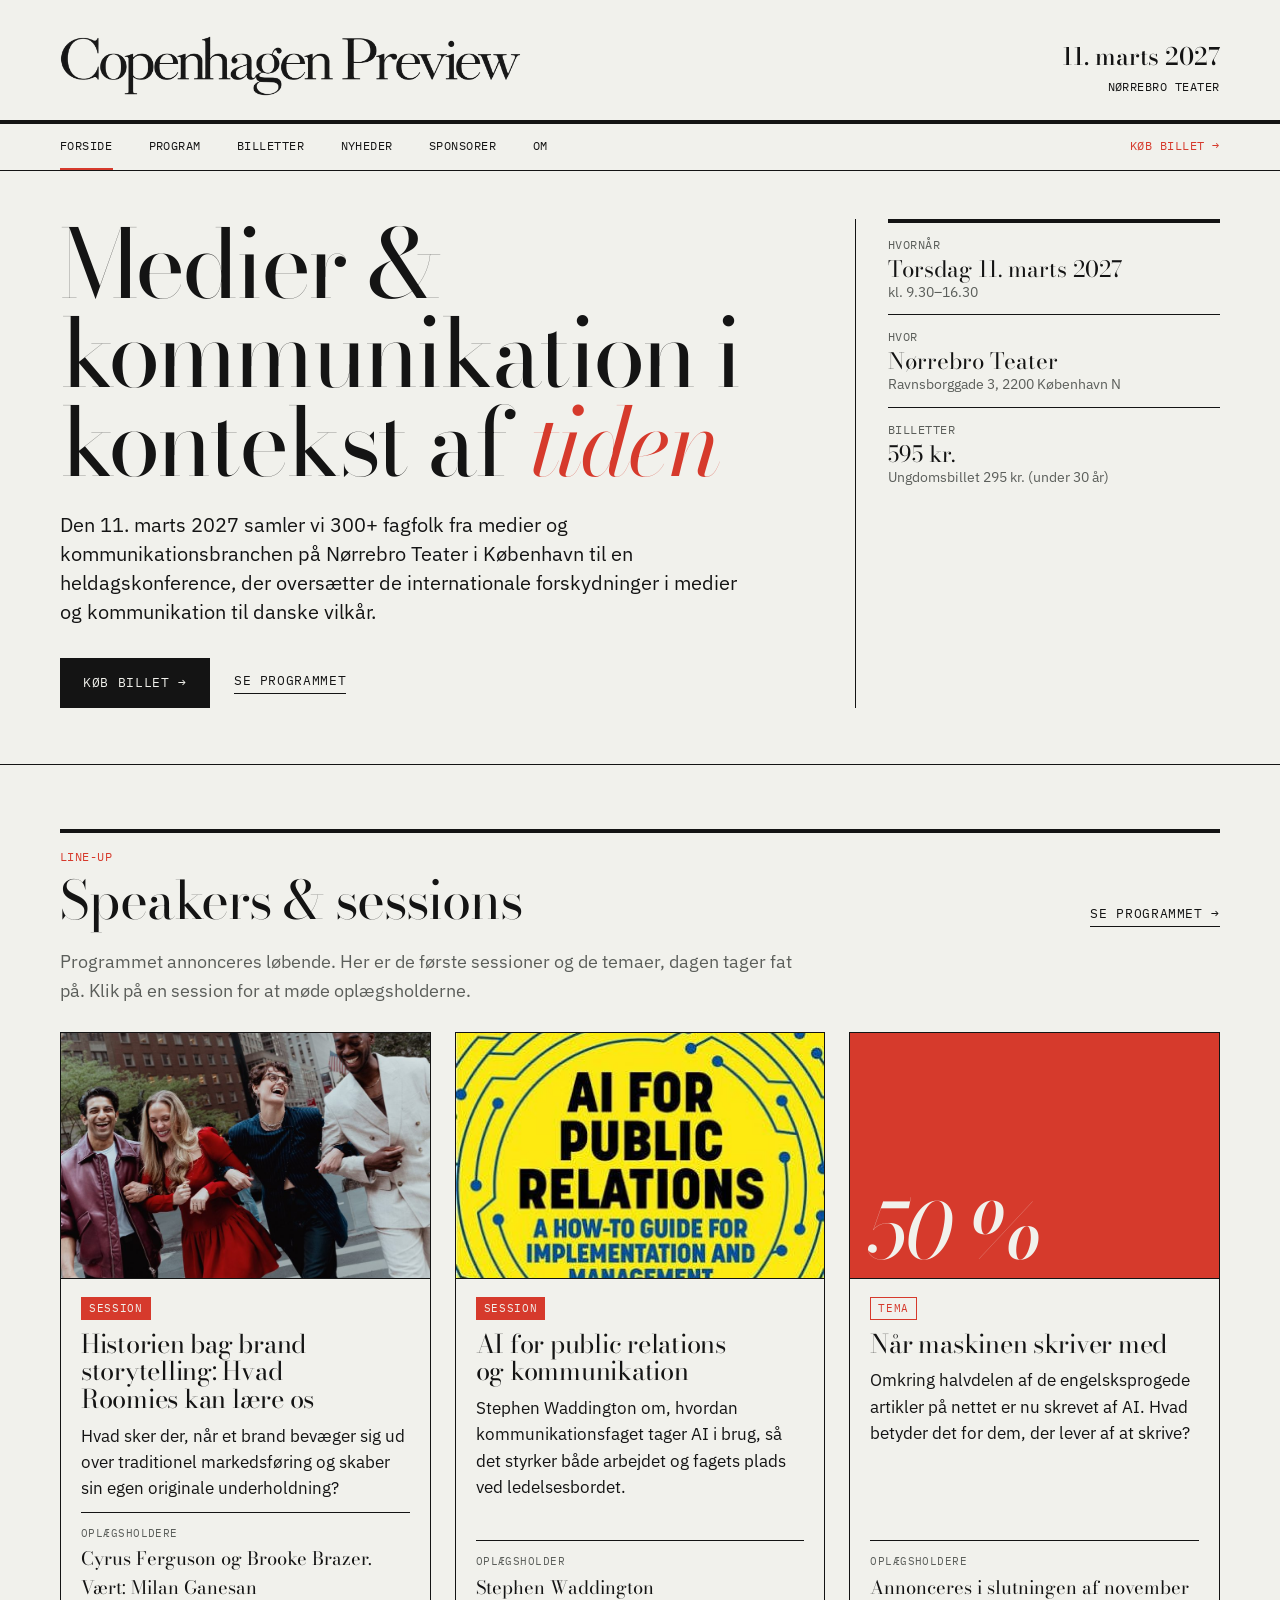
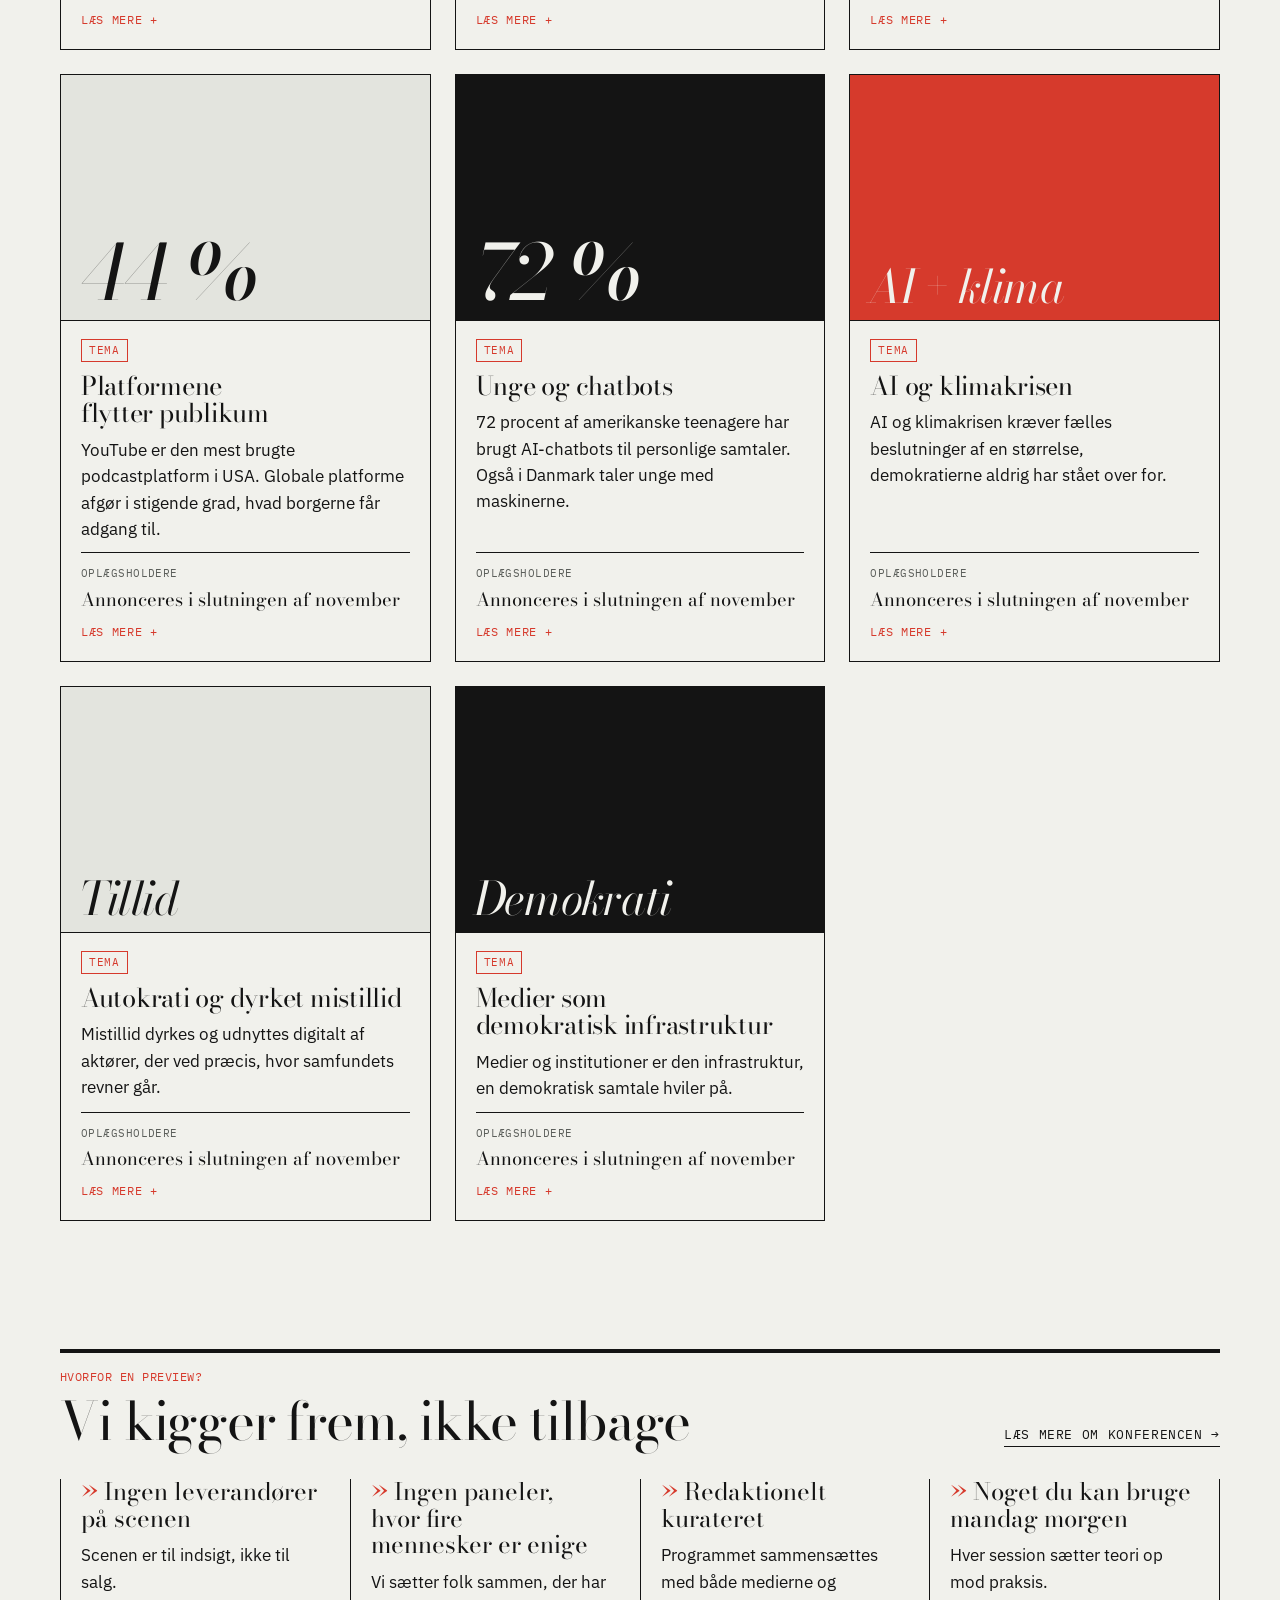
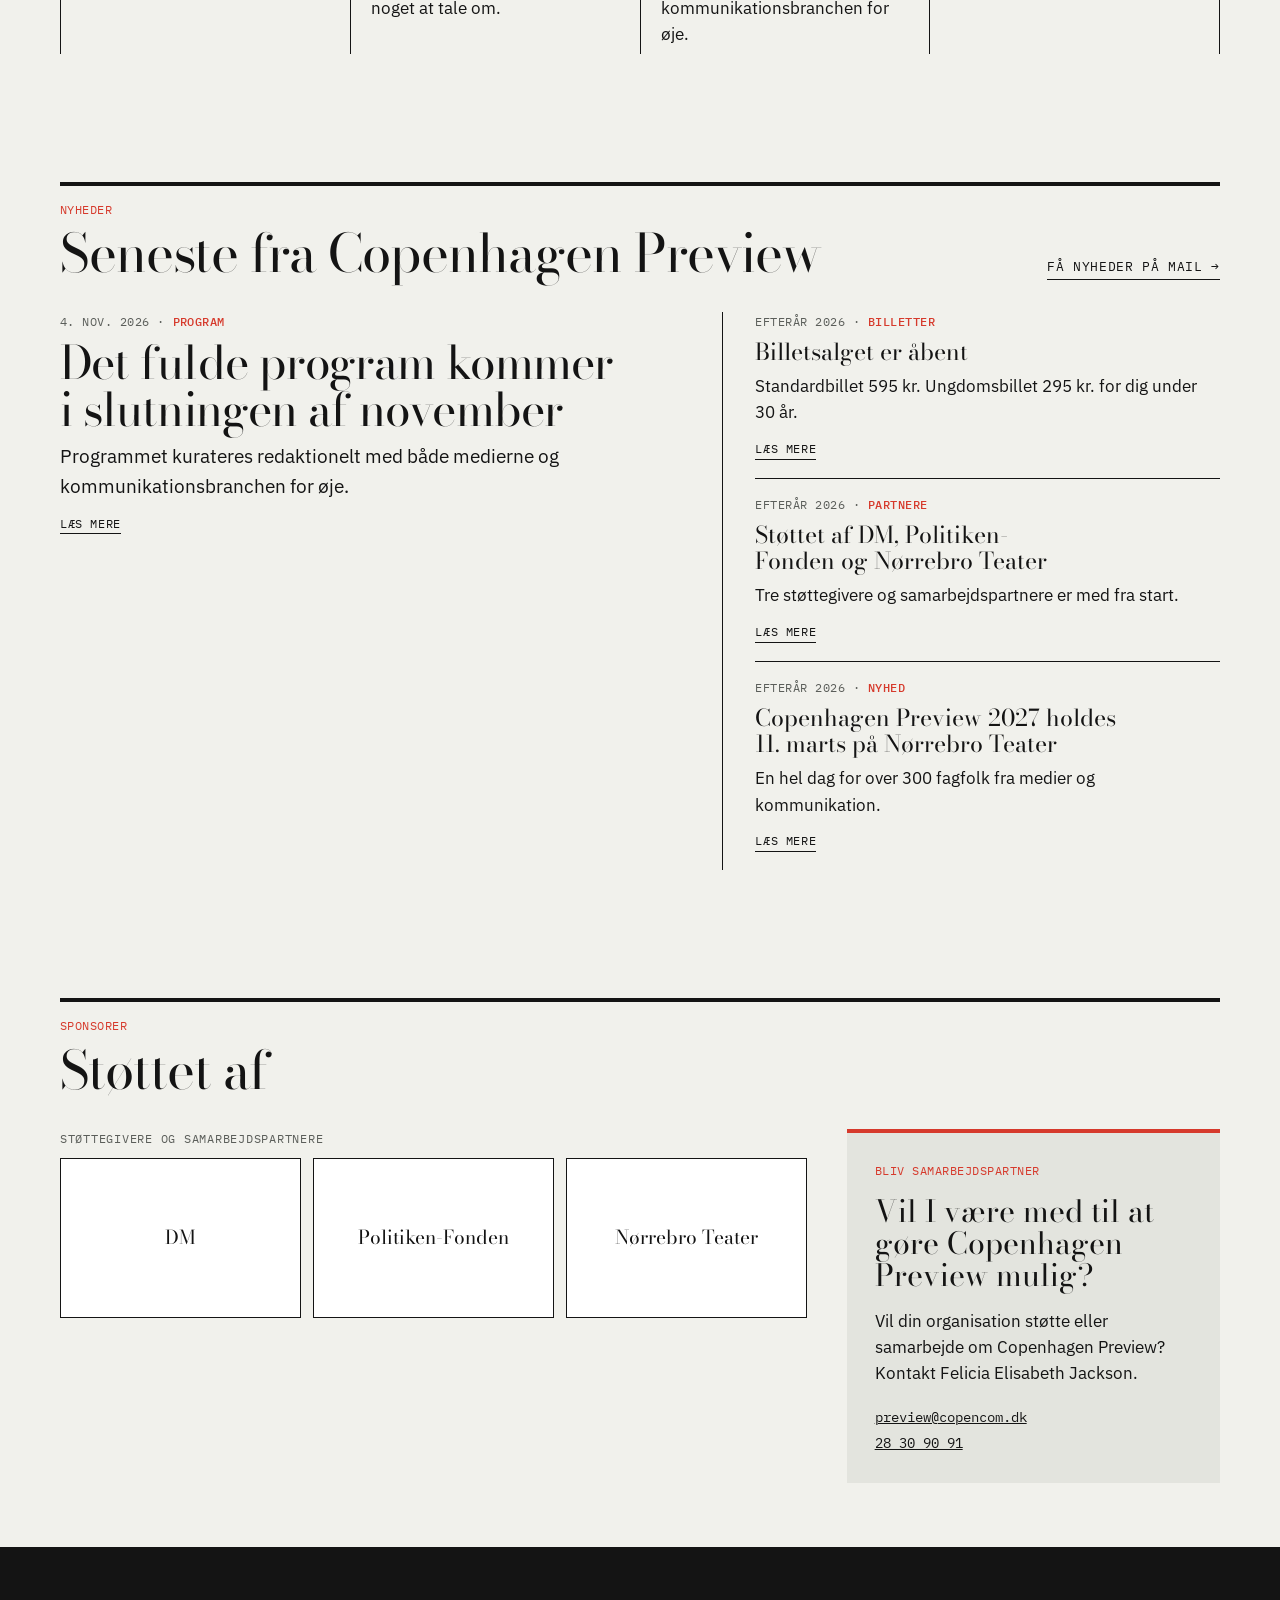
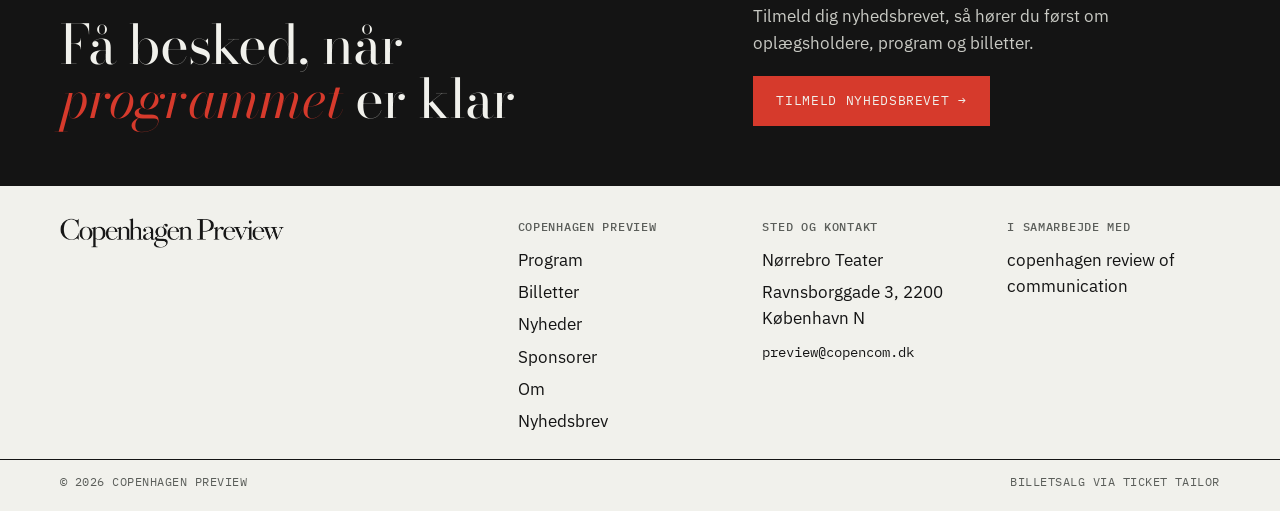
<file: index.html>
<!DOCTYPE html>
<html lang="da">
<head>
<meta charset="utf-8">
<meta name="viewport" content="width=device-width, initial-scale=1">
<title>Copenhagen Preview 2027</title>
<meta name="description" content="Copenhagen Preview 2027: Medier og kommunikation i kontekst af tiden. Heldagskonference på Nørrebro Teater, torsdag 11. marts 2027.">
<link rel="icon" type="image/png" href="favicon.png">
<link rel="preconnect" href="https://fonts.googleapis.com">
<link rel="preconnect" href="https://fonts.gstatic.com" crossorigin>
<link rel="stylesheet" href="https://fonts.googleapis.com/css2?family=Bodoni+Moda:ital,opsz,wght@0,6..96,400..700;1,6..96,400..700&family=IBM+Plex+Mono:wght@400;500&family=IBM+Plex+Sans:wght@400;500;600&display=swap">
<link rel="stylesheet" href="styles.css">
</head>
<body>
<header class="masthead"><div class="wrap">
  <a class="logo" href="index.html"><img src="logo.png" alt="Copenhagen Preview" width="1600" height="209"></a>
  <div class="issue mono"><strong data-konf="datoKort"></strong><span data-konf="sted"></span></div>
</div></header>
<nav class="mainnav mono" aria-label="Hovedmenu"><div class="wrap"><ul>
  <li><a href="index.html" aria-current="page">Forside</a></li>
  <li><a href="program.html">Program</a></li>
  <li><a href="billetter.html">Billetter</a></li>
  <li><a href="index.html#nyheder">Nyheder</a></li>
  <li><a href="index.html#sponsorer">Sponsorer</a></li>
  <li><a href="om.html">Om</a></li>
  <li class="nav-cta"><a href="billetter.html">Køb billet →</a></li>
</ul></div></nav>
<main>
<section class="hero"><div class="wrap">
  <div class="hero-main">
    <h1 data-tema>Medier &amp; kommunikation i kontekst af <em>tiden</em></h1>
    <p class="dek" data-konf="dek"></p>
    <div class="cta-row">
      <a class="btn" href="billetter.html">Køb billet →</a>
      <a class="link-arrow" href="program.html">Se programmet</a>
    </div>
  </div>
  <aside class="hero-side">
    <dl class="facts">
      <div><dt class="mono">Hvornår</dt><dd><span data-konf="datoLang"></span><small data-konf="tid"></small></dd></div>
      <div><dt class="mono">Hvor</dt><dd><span data-konf="sted"></span><small data-konf="stedDetalje"></small></dd></div>
      <div><dt class="mono">Billetter</dt><dd id="pris-fakta"></dd></div>
    </dl>
  </aside>
</div></section>

<section class="section" id="speakers-sessions"><div class="wrap">
  <div class="section-head">
    <div><span class="mono label">Line-up</span><h2>Speakers &amp; sessions</h2></div>
    <a class="link-arrow" href="program.html">Se programmet →</a>
  </div>
  <p class="lede" id="sessions-note"></p>
  <div class="boxes" id="teaser"></div>
</div></section>

<section class="section" id="hvorfor"><div class="wrap">
  <div class="section-head">
    <div><span class="mono label">Hvorfor en preview?</span><h2>Vi kigger frem, ikke tilbage</h2></div>
    <a class="link-arrow" href="om.html">Læs mere om konferencen →</a>
  </div>
  <div class="principles" id="om-principper"></div>
</div></section>

<section class="section" id="nyheder"><div class="wrap">
  <div class="section-head">
    <div><span class="mono label">Nyheder</span><h2>Seneste fra Copenhagen Preview</h2></div>
    <a class="link-arrow" data-nyhedsbrev href="#">Få nyheder på mail →</a>
  </div>
  <div class="news" id="news"></div>
</div></section>

<section class="section" id="sponsorer"><div class="wrap">
  <div class="section-head">
    <div><span class="mono label">Sponsorer</span><h2>Støttet af</h2></div>
  </div>
  <div class="sponsors">
    <div class="tiers" id="tiers"></div>
    <aside class="sponsor-pitch">
      <p class="mono red">Bliv samarbejdspartner</p>
      <h3>Vil I være med til at gøre Copenhagen Preview mulig?</h3>
      <p id="sponsor-tekst"></p>
      <p><a class="email" data-mail href="#"></a><br><a class="email" data-tel href="#"></a></p>
    </aside>
  </div>
</div></section>

<section class="band" aria-label="Nyhedsbrev"><div class="wrap">
  <h2>Få besked, når <em>programmet</em> er klar</h2>
  <div>
    <p>Tilmeld dig nyhedsbrevet, så hører du først om oplægsholdere, program og billetter.</p>
    <a class="btn btn--signal" data-nyhedsbrev href="#">Tilmeld nyhedsbrevet →</a>
  </div>
</div></section>
</main>
<footer class="footer"><div class="wrap">
  <div><a class="logo" href="index.html"><img src="logo.png" alt="Copenhagen Preview" width="1600" height="209"></a></div>
  <div><h4>Copenhagen Preview</h4><ul><li><a href="program.html">Program</a></li><li><a href="billetter.html">Billetter</a></li><li><a href="index.html#nyheder">Nyheder</a></li><li><a href="index.html#sponsorer">Sponsorer</a></li><li><a href="om.html">Om</a></li><li><a data-nyhedsbrev href="#">Nyhedsbrev</a></li></ul></div>
  <div><h4>Sted og kontakt</h4><ul><li data-konf="sted"></li><li data-konf="stedDetalje"></li><li><a class="email" data-mail href="#"></a></li></ul></div>
  <div><h4>I samarbejde med</h4><ul><li><a data-soster href="https://www.copenhagen-review-of-communication.com/">copenhagen review of communication</a></li></ul></div>
</div>
<div class="footer-bottom mono"><div class="wrap"><span>© <span id="year">2026</span> Copenhagen Preview</span><span>Billetsalg via Ticket Tailor</span></div></div>
</footer>
<script src="site.js"></script>
</body>
</html>
</file>
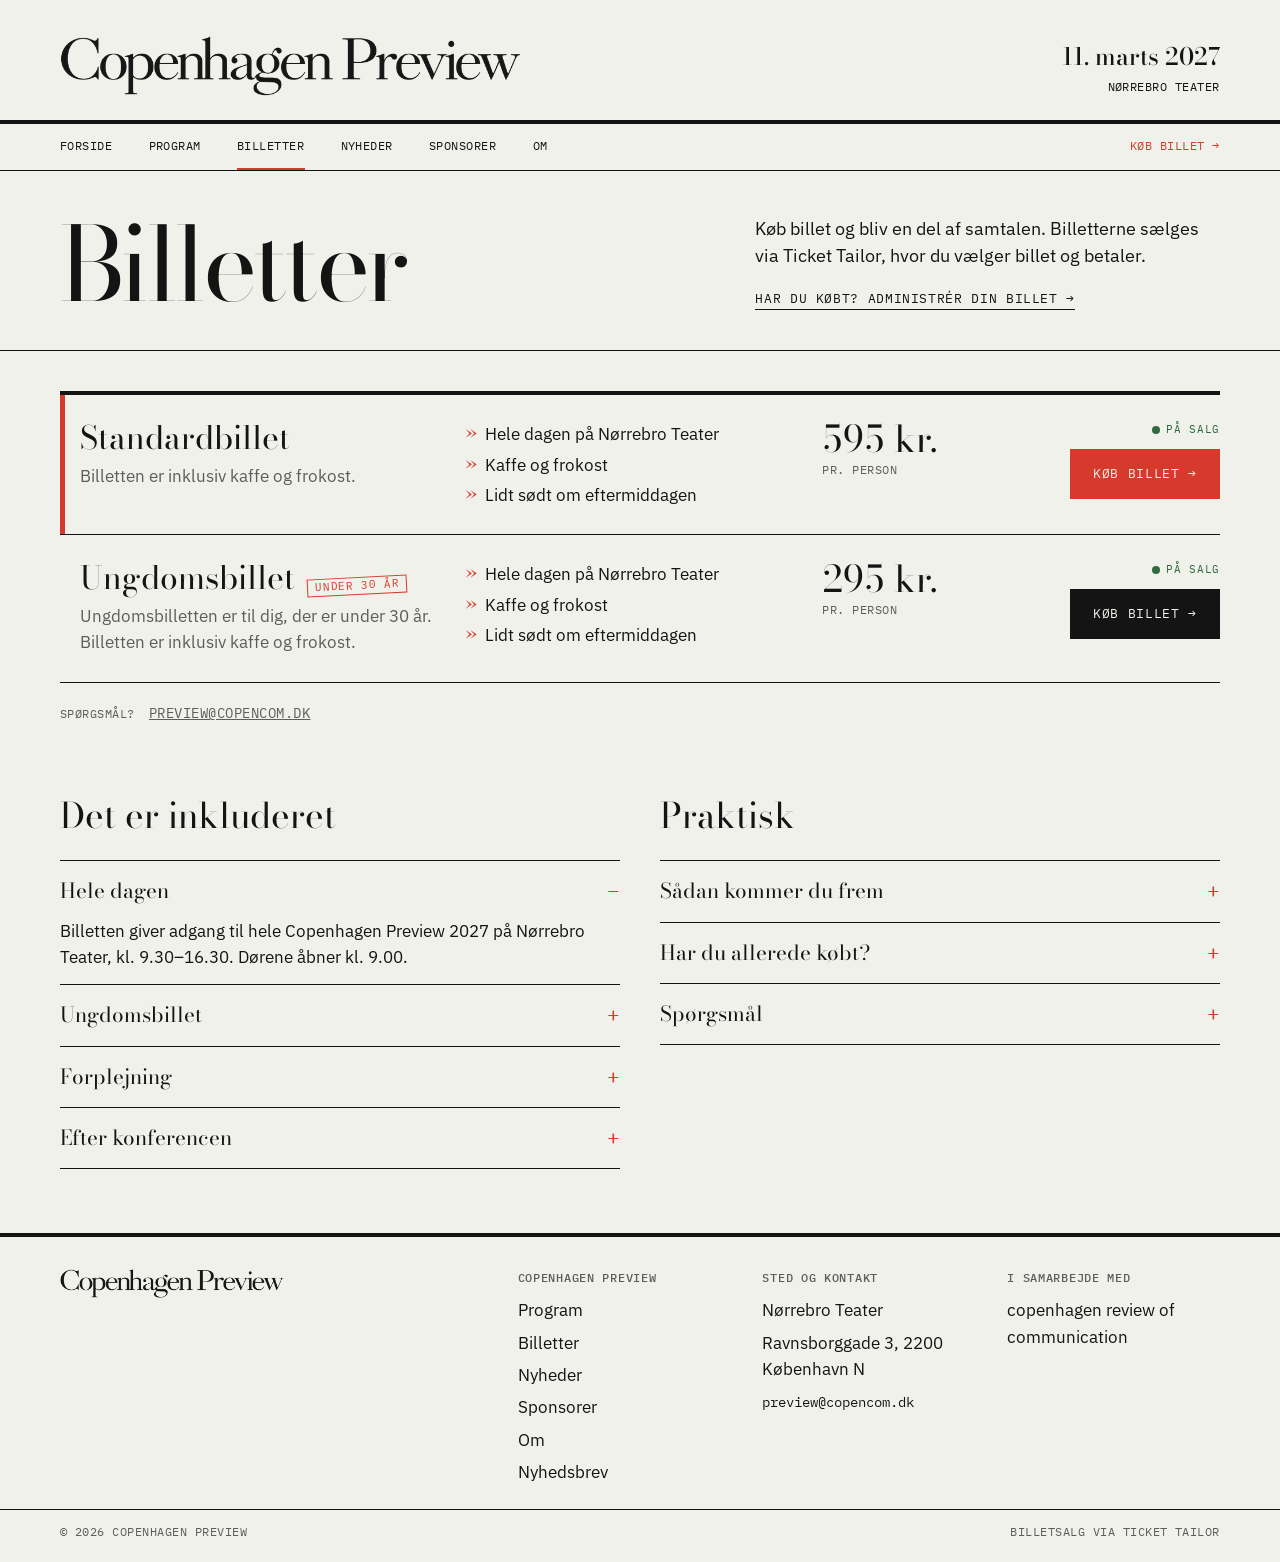
<file: billetter.html>
<!DOCTYPE html>
<html lang="da">
<head>
<meta charset="utf-8">
<meta name="viewport" content="width=device-width, initial-scale=1">
<title>Billetter · Copenhagen Preview</title>
<meta name="description" content="Køb billet til Copenhagen Preview via Ticket Tailor.">
<link rel="icon" type="image/png" href="favicon.png">
<link rel="preconnect" href="https://fonts.googleapis.com">
<link rel="preconnect" href="https://fonts.gstatic.com" crossorigin>
<link rel="stylesheet" href="https://fonts.googleapis.com/css2?family=Bodoni+Moda:ital,opsz,wght@0,6..96,400..700;1,6..96,400..700&family=IBM+Plex+Mono:wght@400;500&family=IBM+Plex+Sans:wght@400;500;600&display=swap">
<link rel="stylesheet" href="styles.css">
</head>
<body>
<header class="masthead masthead--small"><div class="wrap">
  <a class="logo" href="index.html"><img src="logo.png" alt="Copenhagen Preview" width="1600" height="209"></a>
  <div class="issue mono"><strong data-konf="datoKort"></strong><span data-konf="sted"></span></div>
</div></header>
<nav class="mainnav mono" aria-label="Hovedmenu"><div class="wrap"><ul>
  <li><a href="index.html">Forside</a></li>
  <li><a href="program.html">Program</a></li>
  <li><a href="billetter.html" aria-current="page">Billetter</a></li>
  <li><a href="index.html#nyheder">Nyheder</a></li>
  <li><a href="index.html#sponsorer">Sponsorer</a></li>
  <li><a href="om.html">Om</a></li>
  <li class="nav-cta"><a href="billetter.html">Køb billet →</a></li>
</ul></div></nav>
<main>
<section class="page-head"><div class="wrap">
  <h1>Billetter</h1>
  <div class="intro">
    <p>Køb billet og bliv en del af samtalen. Billetterne sælges via Ticket Tailor, hvor du vælger billet og betaler.</p>
    <p><a class="link-arrow" data-tt-admin href="#">Har du købt? Administrér din billet →</a></p>
  </div>
</div></section>
<div class="wrap">
  <div class="tickets" id="tickets"></div>
  <div class="tt-note mono"><span>Spørgsmål?</span> <a class="email" data-mail href="#"></a></div>

  <div class="info">
    <div>
      <h2>Det er inkluderet</h2>
      <div class="faq" id="billet-inkluderet"></div>
    </div>
    <div>
      <h2>Praktisk</h2>
      <div class="faq" id="billet-praktisk"></div>
    </div>
  </div>
</div>
</main>
<footer class="footer"><div class="wrap">
  <div><a class="logo" href="index.html"><img src="logo.png" alt="Copenhagen Preview" width="1600" height="209"></a></div>
  <div><h4>Copenhagen Preview</h4><ul><li><a href="program.html">Program</a></li><li><a href="billetter.html">Billetter</a></li><li><a href="index.html#nyheder">Nyheder</a></li><li><a href="index.html#sponsorer">Sponsorer</a></li><li><a href="om.html">Om</a></li><li><a data-nyhedsbrev href="#">Nyhedsbrev</a></li></ul></div>
  <div><h4>Sted og kontakt</h4><ul><li data-konf="sted"></li><li data-konf="stedDetalje"></li><li><a class="email" data-mail href="#"></a></li></ul></div>
  <div><h4>I samarbejde med</h4><ul><li><a data-soster href="https://www.copenhagen-review-of-communication.com/">copenhagen review of communication</a></li></ul></div>
</div>
<div class="footer-bottom mono"><div class="wrap"><span>© <span id="year">2026</span> Copenhagen Preview</span><span>Billetsalg via Ticket Tailor</span></div></div>
</footer>
<script src="site.js"></script>
</body>
</html>
</file>
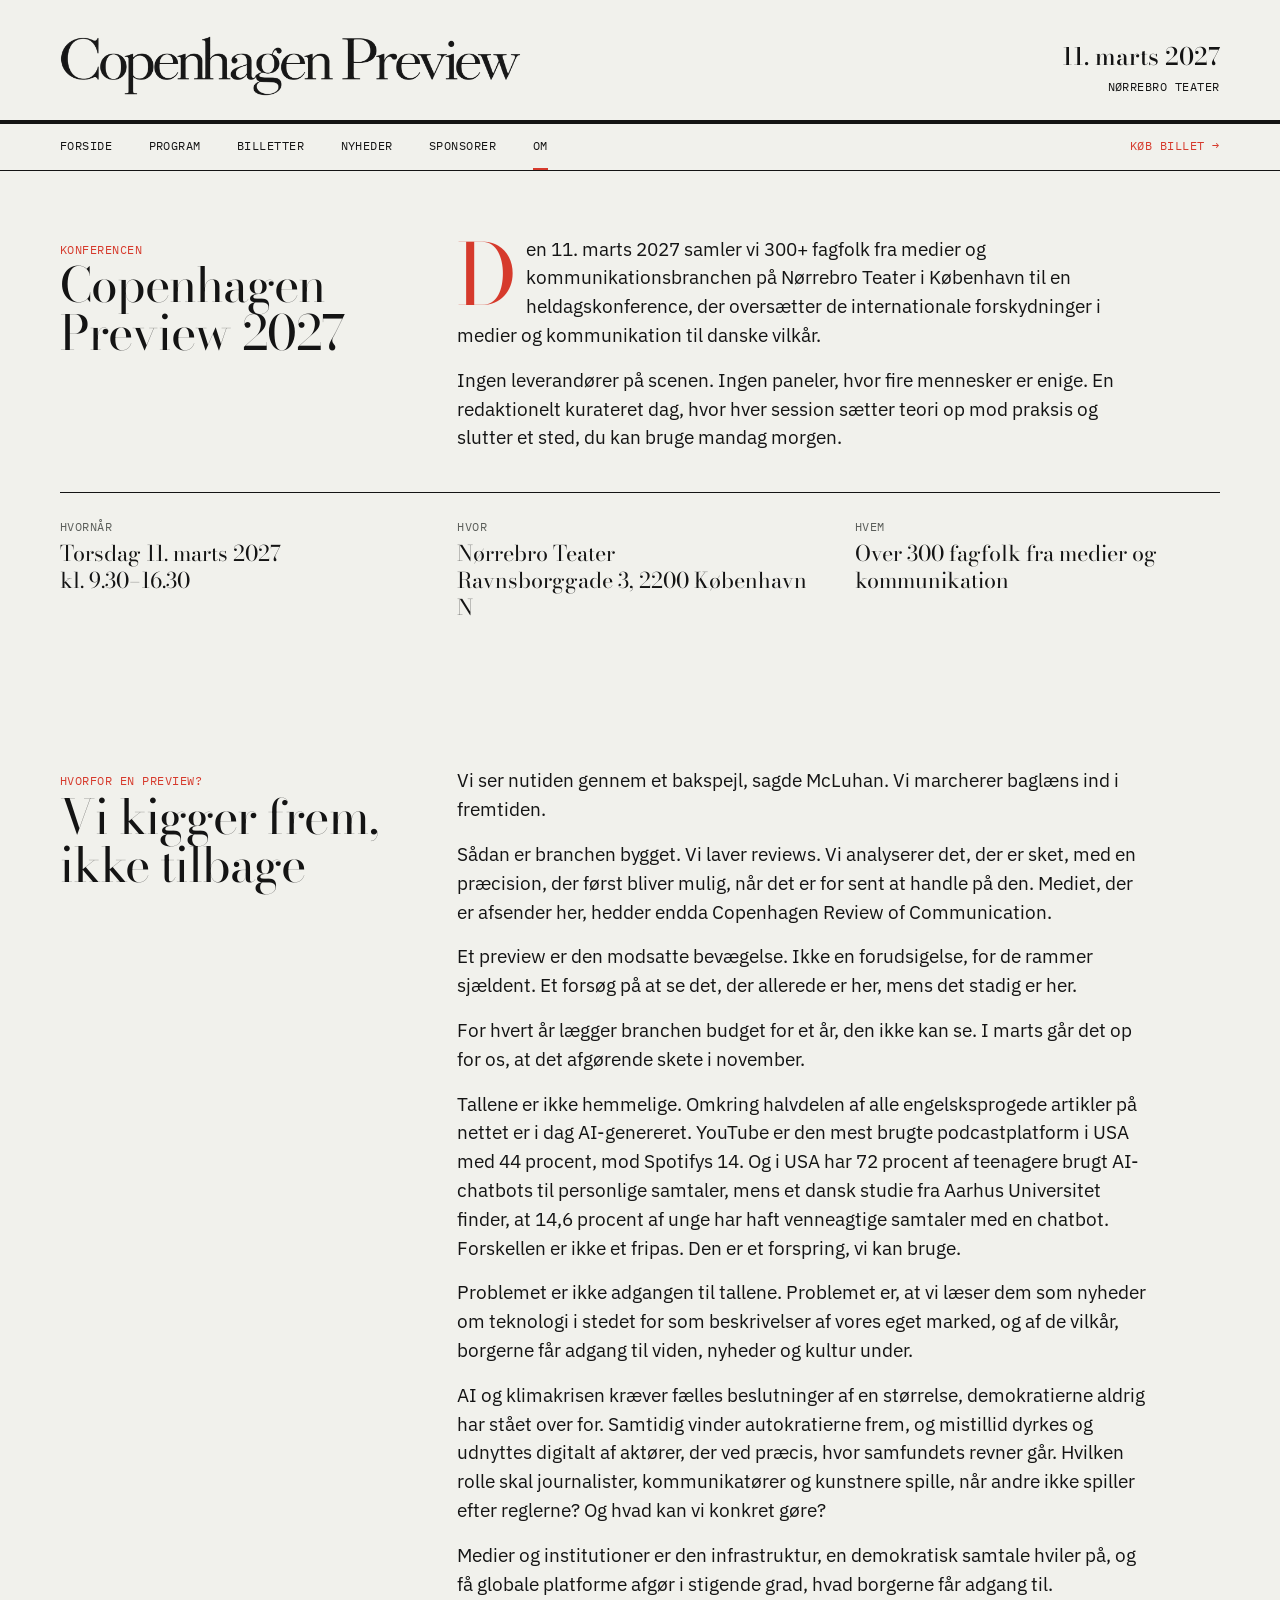
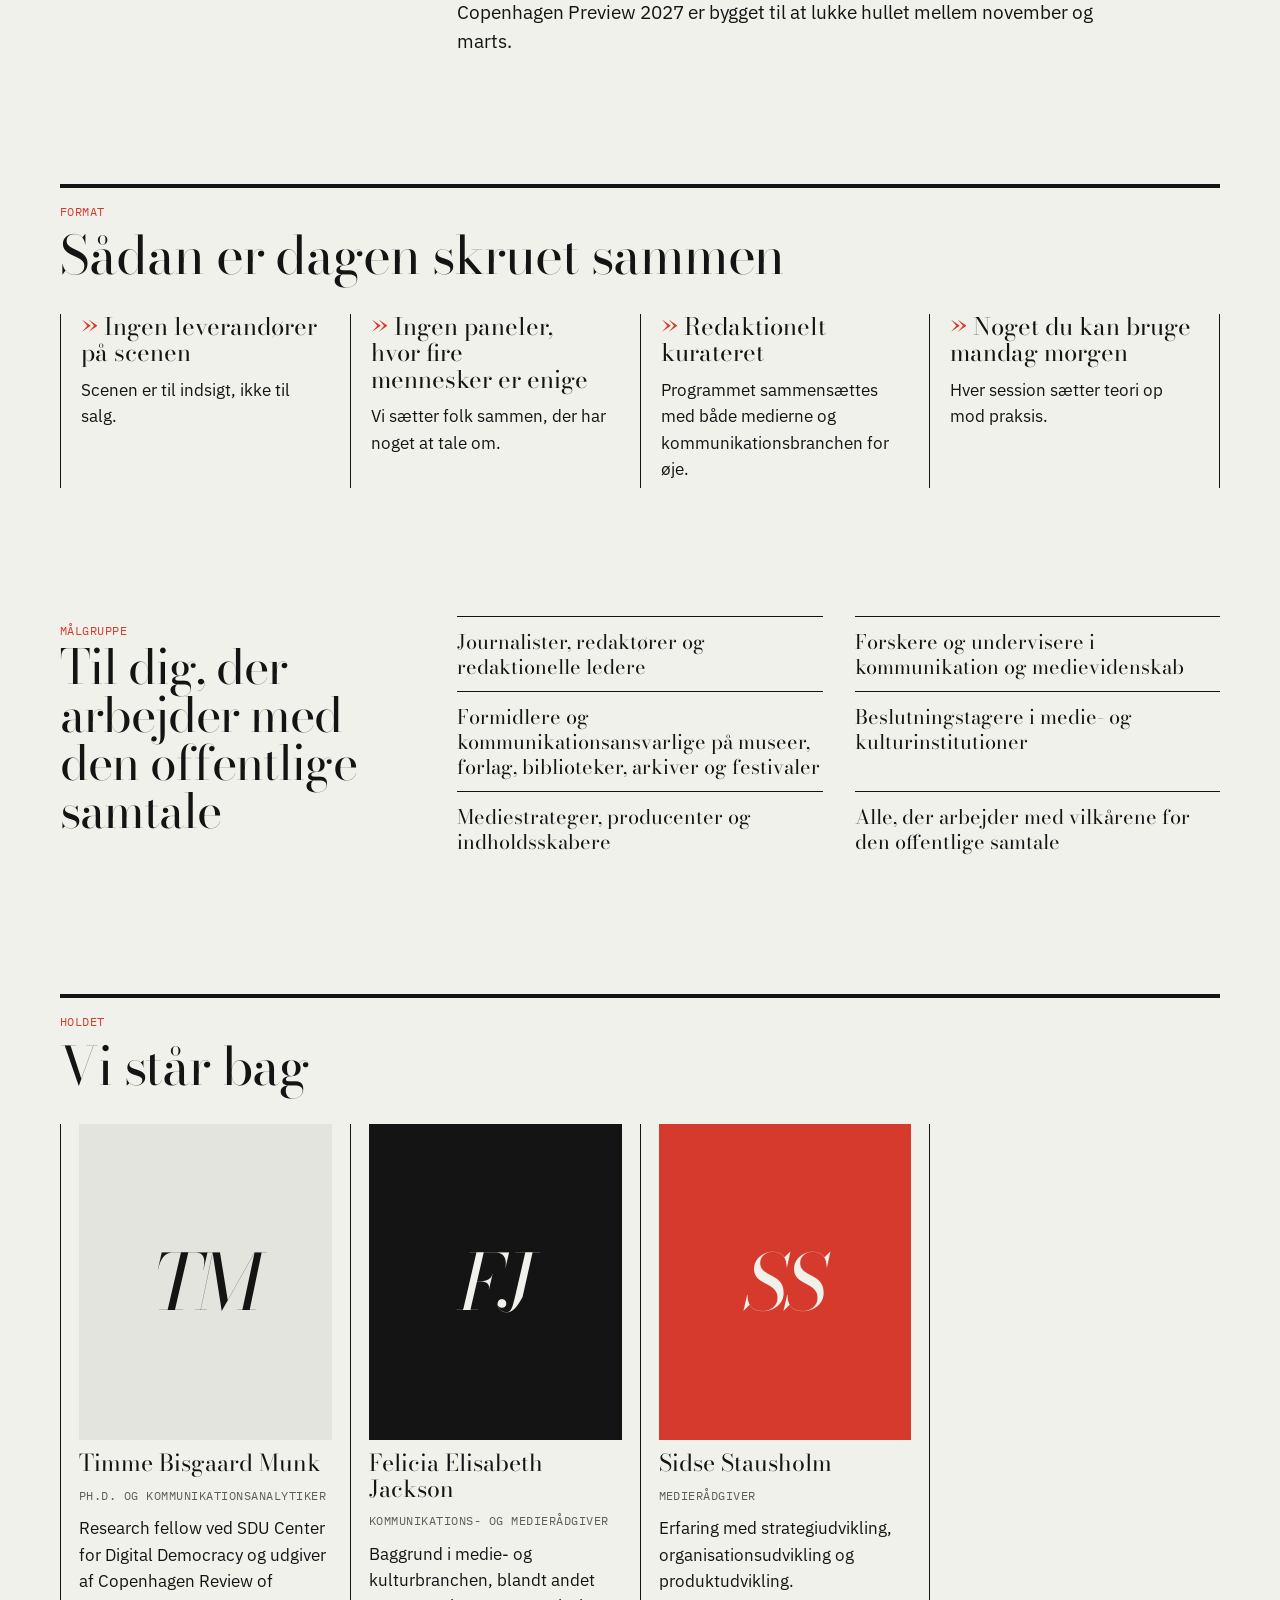
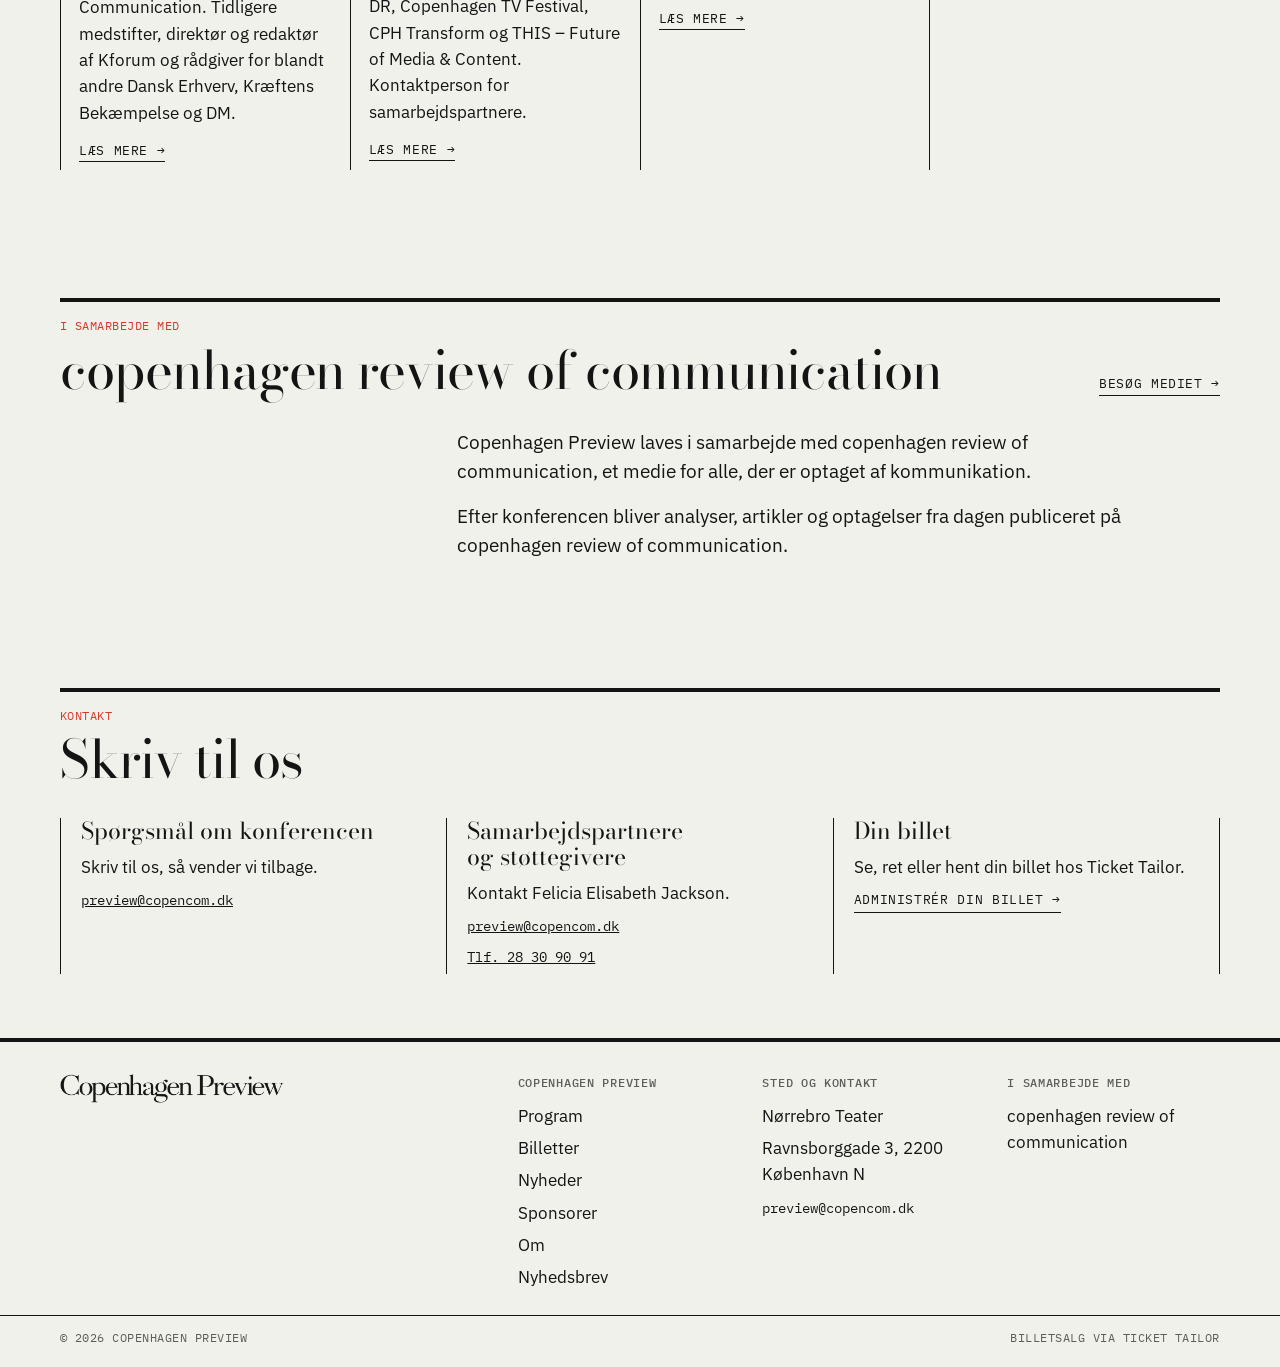
<file: om.html>
<!DOCTYPE html>
<html lang="da">
<head>
<meta charset="utf-8">
<meta name="viewport" content="width=device-width, initial-scale=1">
<title>Om · Copenhagen Preview</title>
<meta name="description" content="Om Copenhagen Preview og holdet bag konferencen.">
<link rel="icon" type="image/png" href="favicon.png">
<link rel="preconnect" href="https://fonts.googleapis.com">
<link rel="preconnect" href="https://fonts.gstatic.com" crossorigin>
<link rel="stylesheet" href="https://fonts.googleapis.com/css2?family=Bodoni+Moda:ital,opsz,wght@0,6..96,400..700;1,6..96,400..700&family=IBM+Plex+Mono:wght@400;500&family=IBM+Plex+Sans:wght@400;500;600&display=swap">
<link rel="stylesheet" href="styles.css">
</head>
<body>
<header class="masthead masthead--small"><div class="wrap">
  <a class="logo" href="index.html"><img src="logo.png" alt="Copenhagen Preview" width="1600" height="209"></a>
  <div class="issue mono"><strong data-konf="datoKort"></strong><span data-konf="sted"></span></div>
</div></header>
<nav class="mainnav mono" aria-label="Hovedmenu"><div class="wrap"><ul>
  <li><a href="index.html">Forside</a></li>
  <li><a href="program.html">Program</a></li>
  <li><a href="billetter.html">Billetter</a></li>
  <li><a href="index.html#nyheder">Nyheder</a></li>
  <li><a href="index.html#sponsorer">Sponsorer</a></li>
  <li><a href="om.html" aria-current="page">Om</a></li>
  <li class="nav-cta"><a href="billetter.html">Køb billet →</a></li>
</ul></div></nav>
<main>
<section class="section"><div class="wrap">
  <div class="about">
    <div class="about-label"><span class="mono red">Konferencen</span><h2>Copenhagen Preview 2027</h2></div>
    <div class="about-text" id="om-indledning"></div>
  </div>
  <dl class="about-venue">
    <div><dt class="mono">Hvornår</dt><dd><span data-konf="datoLang"></span><br><span data-konf="tid"></span></dd></div>
    <div><dt class="mono">Hvor</dt><dd><span data-konf="sted"></span><br><span data-konf="stedDetalje"></span></dd></div>
    <div><dt class="mono">Hvem</dt><dd>Over 300 fagfolk fra medier og kommunikation</dd></div>
  </dl>
</div></section>

<section class="section"><div class="wrap">
  <div class="about">
    <div class="about-label"><span class="mono red">Hvorfor en preview?</span><h2>Vi kigger frem, ikke tilbage</h2></div>
    <div class="about-text about-text--plain" id="om-frem"></div>
  </div>
</div></section>

<section class="section"><div class="wrap">
  <div class="section-head">
    <div><span class="mono label">Format</span><h2>Sådan er dagen skruet sammen</h2></div>
  </div>
  <div class="principles" id="om-principper"></div>
</div></section>

<section class="section"><div class="wrap">
  <div class="about">
    <div class="about-label"><span class="mono red">Målgruppe</span><h2>Til dig, der arbejder med den offentlige samtale</h2></div>
    <ul class="audience" id="om-maalgruppe"></ul>
  </div>
</div></section>

<section class="section"><div class="wrap">
  <div class="section-head">
    <div><span class="mono label">Holdet</span><h2>Vi står bag</h2></div>
  </div>
  <div class="speakers team" id="om-hold"></div>
</div></section>

<section class="section"><div class="wrap">
  <div class="section-head">
    <div><span class="mono label">I samarbejde med</span><h2>copenhagen review of communication</h2></div>
    <a class="link-arrow" data-soster href="https://www.copenhagen-review-of-communication.com/">Besøg mediet →</a>
  </div>
  <div class="about">
    <div class="about-label"></div>
    <div class="about-text about-text--plain" id="om-arrangoer"></div>
  </div>
</div></section>

<section class="section"><div class="wrap">
  <div class="section-head">
    <div><span class="mono label">Kontakt</span><h2>Skriv til os</h2></div>
  </div>
  <div class="contacts" id="om-kontakt"></div>
</div></section>
</main>
<footer class="footer"><div class="wrap">
  <div><a class="logo" href="index.html"><img src="logo.png" alt="Copenhagen Preview" width="1600" height="209"></a></div>
  <div><h4>Copenhagen Preview</h4><ul><li><a href="program.html">Program</a></li><li><a href="billetter.html">Billetter</a></li><li><a href="index.html#nyheder">Nyheder</a></li><li><a href="index.html#sponsorer">Sponsorer</a></li><li><a href="om.html">Om</a></li><li><a data-nyhedsbrev href="#">Nyhedsbrev</a></li></ul></div>
  <div><h4>Sted og kontakt</h4><ul><li data-konf="sted"></li><li data-konf="stedDetalje"></li><li><a class="email" data-mail href="#"></a></li></ul></div>
  <div><h4>I samarbejde med</h4><ul><li><a data-soster href="https://www.copenhagen-review-of-communication.com/">copenhagen review of communication</a></li></ul></div>
</div>
<div class="footer-bottom mono"><div class="wrap"><span>© <span id="year">2026</span> Copenhagen Preview</span><span>Billetsalg via Ticket Tailor</span></div></div>
</footer>
<script src="site.js"></script>
</body>
</html>
</file>
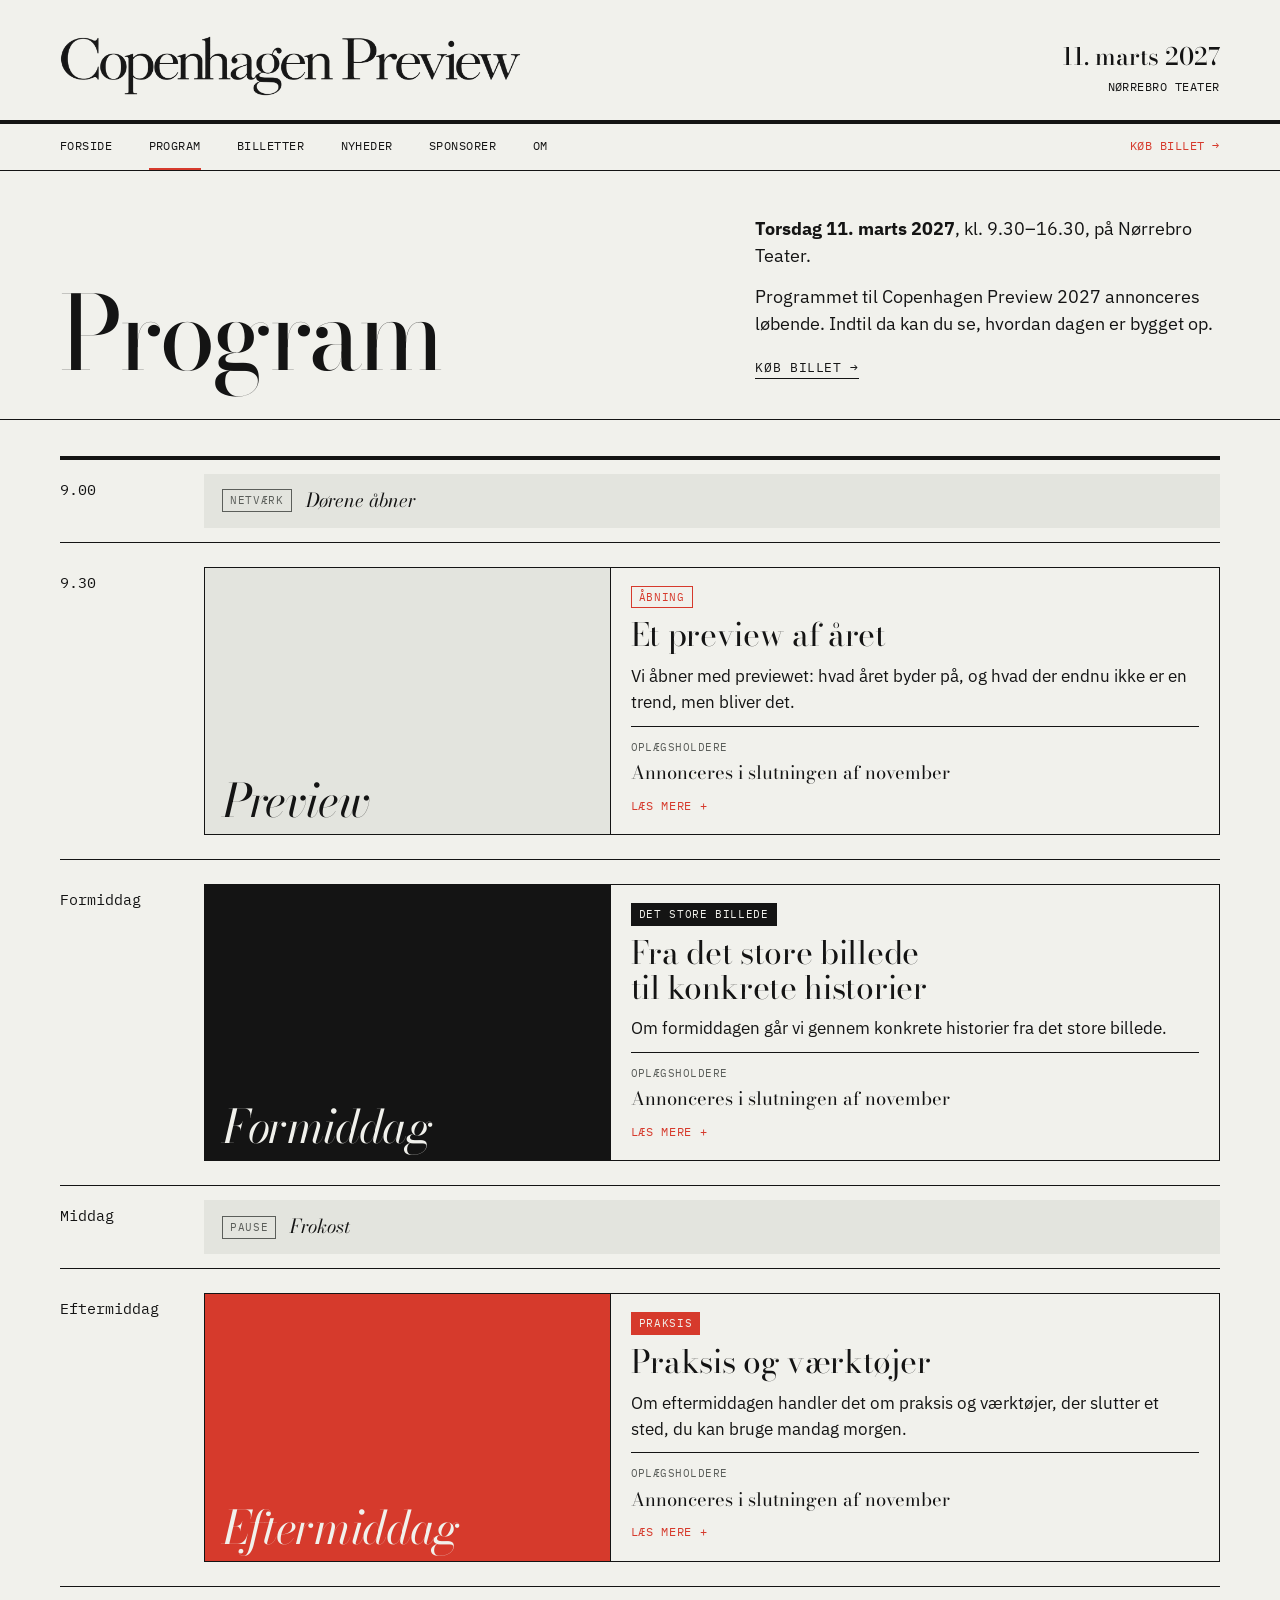
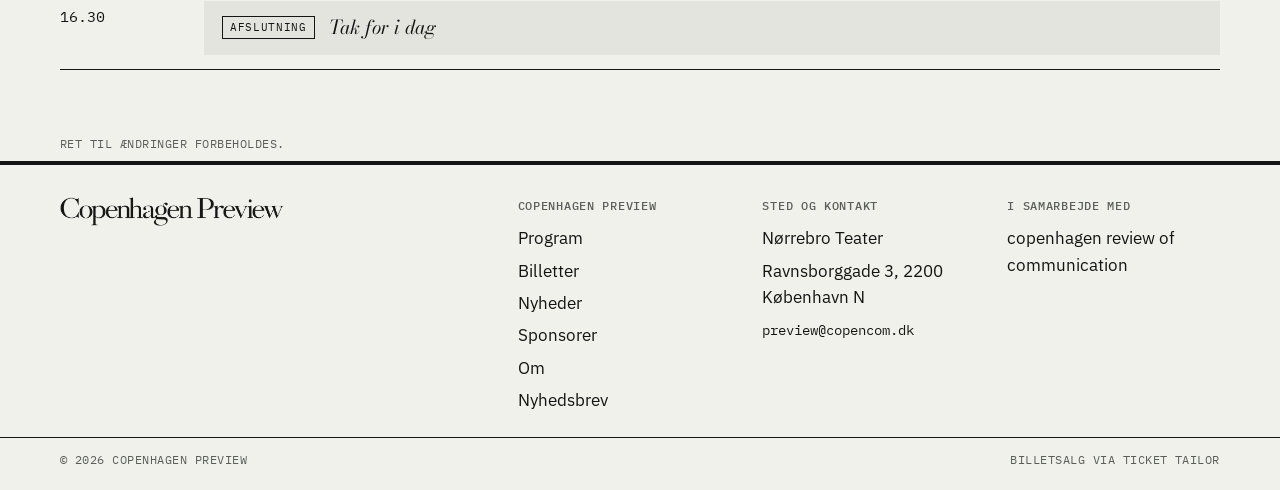
<file: program.html>
<!DOCTYPE html>
<html lang="da">
<head>
<meta charset="utf-8">
<meta name="viewport" content="width=device-width, initial-scale=1">
<title>Program · Copenhagen Preview</title>
<meta name="description" content="Programmet for Copenhagen Preview 2027, torsdag 11. marts på Nørrebro Teater.">
<link rel="icon" type="image/png" href="favicon.png">
<link rel="preconnect" href="https://fonts.googleapis.com">
<link rel="preconnect" href="https://fonts.gstatic.com" crossorigin>
<link rel="stylesheet" href="https://fonts.googleapis.com/css2?family=Bodoni+Moda:ital,opsz,wght@0,6..96,400..700;1,6..96,400..700&family=IBM+Plex+Mono:wght@400;500&family=IBM+Plex+Sans:wght@400;500;600&display=swap">
<link rel="stylesheet" href="styles.css">
</head>
<body>
<header class="masthead masthead--small"><div class="wrap">
  <a class="logo" href="index.html"><img src="logo.png" alt="Copenhagen Preview" width="1600" height="209"></a>
  <div class="issue mono"><strong data-konf="datoKort"></strong><span data-konf="sted"></span></div>
</div></header>
<nav class="mainnav mono" aria-label="Hovedmenu"><div class="wrap"><ul>
  <li><a href="index.html">Forside</a></li>
  <li><a href="program.html" aria-current="page">Program</a></li>
  <li><a href="billetter.html">Billetter</a></li>
  <li><a href="index.html#nyheder">Nyheder</a></li>
  <li><a href="index.html#sponsorer">Sponsorer</a></li>
  <li><a href="om.html">Om</a></li>
  <li class="nav-cta"><a href="billetter.html">Køb billet →</a></li>
</ul></div></nav>
<main>
<section class="page-head"><div class="wrap">
  <h1>Program</h1>
  <div class="intro">
    <p><strong data-konf="datoLang"></strong>, <span data-konf="tid"></span>, på <span data-konf="sted"></span>.</p>
    <p id="program-note"></p>
    <p><a class="link-arrow" href="billetter.html">Køb billet →</a></p>
  </div>
</div></section>
<div class="wrap">
  <div class="schedule" id="schedule"></div>
  <p class="note mono">Ret til ændringer forbeholdes.</p>
</div>
</main>
<footer class="footer"><div class="wrap">
  <div><a class="logo" href="index.html"><img src="logo.png" alt="Copenhagen Preview" width="1600" height="209"></a></div>
  <div><h4>Copenhagen Preview</h4><ul><li><a href="program.html">Program</a></li><li><a href="billetter.html">Billetter</a></li><li><a href="index.html#nyheder">Nyheder</a></li><li><a href="index.html#sponsorer">Sponsorer</a></li><li><a href="om.html">Om</a></li><li><a data-nyhedsbrev href="#">Nyhedsbrev</a></li></ul></div>
  <div><h4>Sted og kontakt</h4><ul><li data-konf="sted"></li><li data-konf="stedDetalje"></li><li><a class="email" data-mail href="#"></a></li></ul></div>
  <div><h4>I samarbejde med</h4><ul><li><a data-soster href="https://www.copenhagen-review-of-communication.com/">copenhagen review of communication</a></li></ul></div>
</div>
<div class="footer-bottom mono"><div class="wrap"><span>© <span id="year">2026</span> Copenhagen Preview</span><span>Billetsalg via Ticket Tailor</span></div></div>
</footer>
<script src="site.js"></script>
</body>
</html>
</file>
<file: styles.css>
/* Layout: avisforside. Masthead med tykke linjer, 12-kolonne grid, faktaboks i højre spalte, spalter adskilt af streger. */
:root {
  --paper: #F1F1EC;
  --ink: #141414;
  --muted: #5B5E5A;
  --wash: #E3E4DE;
  --signal: #D63A2C;
  --ok: #2E6A3B;
  --display: "Bodoni Moda", "Bodoni 72", Didot, Georgia, serif;
  --body: "IBM Plex Sans", "Helvetica Neue", Arial, sans-serif;
  --mono: "IBM Plex Mono", ui-monospace, Menlo, Consolas, monospace;
  --max: 1240px;
  --gutter: clamp(16px, 4vw, 40px);
  color-scheme: light;
}

* { box-sizing: border-box; }
html { -webkit-text-size-adjust: 100%; }
body {
  margin: 0;
  background: var(--paper);
  color: var(--ink);
  font-family: var(--body);
  font-size: 17px;
  line-height: 1.55;
}
img { max-width: 100%; display: block; }
a { color: inherit; }
h1, h2, h3 { font-family: var(--display); font-weight: 400; text-wrap: balance; margin: 0; }
p { margin: 0; }
:focus-visible { outline: 2px solid var(--signal); outline-offset: 3px; }

.wrap { max-width: var(--max); margin: 0 auto; padding: 0 var(--gutter); }
.mono { font-family: var(--mono); font-size: 0.78rem; letter-spacing: 0.04em; text-transform: uppercase; }
.red { color: var(--signal); }

/* Masthead */
.masthead .wrap { display: grid; grid-template-columns: 1fr auto; align-items: end; gap: 24px; padding-top: 36px; padding-bottom: 24px; }
.wordmark { text-decoration: none; font-family: var(--display); font-weight: 500; font-size: clamp(2.3rem, 6.6vw, 5.8rem); line-height: 0.88; letter-spacing: -0.025em; }
.wordmark .konf { font-style: italic; color: var(--signal); font-weight: 400; }
.logo { display: block; line-height: 0; }
.logo img { width: clamp(179px, 37.1vw, 461px); height: auto; }
.footer .logo img { width: min(224px, 100%); }
.issue { text-align: right; display: grid; gap: 2px; }
.issue strong { font-family: var(--display); font-size: 1.5rem; font-weight: 500; text-transform: none; letter-spacing: 0; }

.mainnav { border-top: 4px solid var(--ink); border-bottom: 1px solid var(--ink); }
.mainnav ul { list-style: none; margin: 0; padding: 0; display: flex; gap: clamp(16px, 3vw, 36px); overflow-x: auto; scrollbar-width: none; }
.mainnav a { display: block; padding: 12px 0; text-decoration: none; white-space: nowrap; border-bottom: 3px solid transparent; margin-bottom: -1px; }
.mainnav a:hover { color: var(--signal); }
.mainnav a[aria-current="page"] { border-bottom-color: var(--signal); }
.mainnav .nav-cta { margin-left: auto; color: var(--signal); }

/* Buttons */
.btn { display: inline-flex; align-items: center; gap: 10px; font-family: var(--mono); font-size: 0.82rem; letter-spacing: 0.05em; text-transform: uppercase; text-decoration: none; padding: 14px 22px; background: var(--ink); color: var(--paper); border: 1px solid var(--ink); cursor: pointer; transition: background 0.15s, color 0.15s, border-color 0.15s; }
.btn:hover { background: var(--signal); border-color: var(--signal); }
.btn--ghost { background: transparent; color: var(--ink); }
.btn--ghost:hover { background: var(--ink); color: var(--paper); border-color: var(--ink); }
.btn--signal { background: var(--signal); border-color: var(--signal); }
.btn--signal:hover { background: var(--paper); color: var(--ink); border-color: var(--paper); }
.btn[aria-disabled="true"] { background: transparent; color: var(--muted); border-color: var(--muted); border-style: dashed; pointer-events: none; }
.link-arrow { font-family: var(--mono); font-size: 0.8rem; letter-spacing: 0.05em; text-transform: uppercase; text-decoration: none; border-bottom: 1px solid currentColor; padding-bottom: 2px; white-space: nowrap; }
.link-arrow:hover { color: var(--signal); }

/* Hero */
.hero { border-bottom: 1px solid var(--ink); }
.hero .wrap { display: grid; grid-template-columns: repeat(12, 1fr); gap: 32px; padding-top: 48px; padding-bottom: 56px; }
.hero-main { grid-column: span 8; display: grid; gap: 24px; align-content: start; }
.hero h1 { font-size: clamp(2.9rem, 7.4vw, 6.6rem); line-height: 0.94; letter-spacing: -0.03em; }
.hero h1 em { color: var(--signal); }
.dek { font-size: 1.25rem; line-height: 1.45; max-width: 34em; }
.cta-row { display: flex; flex-wrap: wrap; align-items: center; gap: 24px; padding-top: 8px; }
.hero-side { grid-column: span 4; border-left: 1px solid var(--ink); padding-left: 32px; display: grid; align-content: start; gap: 24px; }
.facts { margin: 0; display: grid; }
.facts div { border-top: 1px solid var(--ink); padding: 12px 0 14px; display: grid; gap: 2px; }
.facts div:first-child { border-top-width: 4px; }
.facts dt { color: var(--muted); }
.facts dd { margin: 0; font-family: var(--display); font-size: 1.4rem; line-height: 1.2; }
.facts dd small { display: block; font-family: var(--body); font-size: 0.9rem; color: var(--muted); }

.stamp { width: 168px; height: 168px; transform: rotate(-9deg); transition: transform 0.6s cubic-bezier(.2,.8,.2,1); text-decoration: none; justify-self: start; }
.stamp:hover { transform: rotate(351deg); }
.stamp svg { width: 100%; height: 100%; overflow: visible; }
.stamp .ring { font-family: var(--mono); font-size: 10.5px; letter-spacing: 0.18em; text-transform: uppercase; fill: var(--signal); }
.stamp .price { font-family: var(--display); font-size: 30px; font-weight: 500; fill: var(--signal); }
.stamp .unit { font-family: var(--mono); font-size: 9px; letter-spacing: 0.1em; fill: var(--signal); }

/* Sections */
.section { padding: 64px 0; }
.section-head { border-top: 4px solid var(--ink); padding-top: 14px; display: flex; justify-content: space-between; align-items: end; gap: 24px; flex-wrap: wrap; margin-bottom: 32px; }
.section-head .label { display: block; margin-bottom: 8px; color: var(--signal); }
.section-head h2 { font-size: clamp(2rem, 4.2vw, 3.3rem); line-height: 1; letter-spacing: -0.02em; }

/* Speakers */
.speakers { display: grid; grid-template-columns: repeat(auto-fill, minmax(180px, 1fr)); border-left: 1px solid var(--ink); }
.speaker { border-right: 1px solid var(--ink); padding: 0 18px 8px; display: grid; gap: 10px; align-content: start; }
.portrait { aspect-ratio: 4 / 5; background: var(--wash); display: grid; place-items: center; overflow: hidden; }
.portrait img { width: 100%; height: 100%; object-fit: cover; filter: grayscale(1); }
.portrait span { font-family: var(--display); font-style: italic; font-size: clamp(3.5rem, 6vw, 5rem); letter-spacing: -0.04em; }
.speaker:nth-child(3n+2) .portrait { background: var(--ink); color: var(--paper); }
.speaker:nth-child(3n+3) .portrait { background: var(--signal); color: var(--paper); }
.speaker h3 { font-size: 1.45rem; line-height: 1.1; }
.speaker .rolle { color: var(--muted); }
.speaker .oplaeg { font-style: italic; }
.speaker.speaker--tba .portrait { background: transparent; border: 1px dashed var(--muted); color: var(--muted); }
.speaker--tba .portrait span { font-size: 1rem; font-style: normal; font-family: var(--mono); letter-spacing: 0.05em; text-transform: uppercase; }

/* News */
.news { display: grid; grid-template-columns: repeat(12, 1fr); gap: 32px; }
.news-lead { grid-column: span 7; border-right: 1px solid var(--ink); padding-right: 32px; display: grid; gap: 14px; align-content: start; }
.news-list { grid-column: span 5; display: grid; align-content: start; }
.news-item { display: grid; gap: 8px; }
.news-list .news-item { border-top: 1px solid var(--ink); padding: 16px 0 18px; }
.news-list .news-item:first-child { border-top: 0; padding-top: 0; }
.news-meta { color: var(--muted); }
.news-meta b { color: var(--signal); font-weight: 500; }
.news-lead h3 { font-size: clamp(2rem, 3.6vw, 3rem); line-height: 1.02; letter-spacing: -0.02em; }
.news-lead .uddrag { font-size: 1.2rem; max-width: 32em; }
.news-list h3 { font-size: 1.45rem; line-height: 1.12; }
.news-item details summary { cursor: pointer; font-family: var(--mono); font-size: 0.76rem; letter-spacing: 0.05em; text-transform: uppercase; list-style: none; display: inline-block; border-bottom: 1px solid currentColor; }
.news-item details summary::-webkit-details-marker { display: none; }
.news-item details summary:hover { color: var(--signal); }
.news-item details[open] summary { color: var(--muted); }
.news-item details p { margin-top: 10px; max-width: 36em; }
.news-lead .dropcap::first-letter { font-family: var(--display); float: left; font-size: 4.2em; line-height: 0.8; padding: 6px 10px 0 0; color: var(--signal); }

/* Sponsors */
.sponsors { display: grid; grid-template-columns: 2fr 1fr; gap: 40px; align-items: start; }
.tiers { display: grid; gap: 28px; }
.tier h3 { font-family: var(--mono); font-size: 0.78rem; letter-spacing: 0.06em; text-transform: uppercase; margin-bottom: 10px; color: var(--muted); }
.slots { display: grid; gap: 12px; }
.slots--1 { grid-template-columns: 1fr; }
.slots--4 { grid-template-columns: repeat(4, 1fr); }
.slots--6 { grid-template-columns: repeat(6, 1fr); }
.slot { border: 1px solid var(--ink); aspect-ratio: 3 / 2; display: grid; place-items: center; padding: 14px; text-decoration: none; text-align: center; background: #fff; }
.slots--1 .slot { aspect-ratio: 5 / 1.4; }
.slot img { max-height: 70%; width: auto; object-fit: contain; }
.slot .slot-name { font-family: var(--display); font-size: 1.2rem; }
.slots--1 .slot .slot-name { font-size: 2rem; }
.slot--empty { background: transparent; border-style: dashed; border-color: var(--muted); color: var(--muted); font-family: var(--mono); font-size: 0.72rem; letter-spacing: 0.05em; text-transform: uppercase; }
.sponsor-pitch { background: var(--wash); padding: 28px; display: grid; gap: 16px; border-top: 4px solid var(--signal); }
.sponsor-pitch h3 { font-size: 1.9rem; line-height: 1.05; }
.sponsor-pitch ul { margin: 0; padding: 0; list-style: none; display: grid; gap: 8px; }
.sponsor-pitch li { padding-left: 20px; position: relative; }
.sponsor-pitch li::before { content: "»"; position: absolute; left: 0; color: var(--signal); font-family: var(--display); }
.email { font-family: var(--mono); font-size: 0.85rem; word-break: break-all; }

/* Newsletter band */
.band { background: var(--ink); color: var(--paper); }
.band .wrap { display: grid; grid-template-columns: 1.4fr 1fr; gap: 40px; align-items: end; padding-top: 56px; padding-bottom: 56px; }
.band h2 { font-size: clamp(2rem, 4.4vw, 3.4rem); line-height: 1; letter-spacing: -0.02em; }
.band h2 em { color: var(--signal); }
.band p { color: #C9CAC4; margin-bottom: 20px; max-width: 30em; }

/* Footer */
.footer { border-top: 4px solid var(--ink); }
.footer .wrap { display: grid; grid-template-columns: 2fr 1fr 1fr 1fr; gap: 32px; padding-top: 32px; padding-bottom: 24px; }
.footer .wordmark { font-size: 1.9rem; }
.footer h4 { margin: 0 0 10px; font-family: var(--mono); font-size: 0.74rem; letter-spacing: 0.06em; text-transform: uppercase; font-weight: 500; color: var(--muted); }
.footer ul { list-style: none; margin: 0; padding: 0; display: grid; gap: 6px; }
.footer a { text-decoration: none; }
.footer a:hover { color: var(--signal); }
.footer-bottom { border-top: 1px solid var(--ink); }
.footer-bottom .wrap { display: flex; justify-content: space-between; gap: 16px; flex-wrap: wrap; padding-top: 12px; padding-bottom: 20px; color: var(--muted); grid-template-columns: none; }

/* Page header (subpages) */
.page-head { border-bottom: 1px solid var(--ink); }
.page-head .wrap { display: grid; grid-template-columns: repeat(12, 1fr); gap: 32px; padding-top: 44px; padding-bottom: 40px; align-items: end; }
.page-head h1 { grid-column: span 7; font-size: clamp(3rem, 8vw, 7rem); line-height: 0.9; letter-spacing: -0.035em; }
.page-head h1 em { color: var(--signal); }
.page-head .intro { grid-column: span 5; display: grid; gap: 14px; font-size: 1.1rem; }

/* Program page */
.controls { display: flex; justify-content: space-between; gap: 24px; flex-wrap: wrap; align-items: end; padding: 28px 0 20px; }
.daytabs { display: flex; gap: 0; border: 1px solid var(--ink); }
.daytabs button { font: inherit; background: transparent; color: var(--ink); border: 0; border-right: 1px solid var(--ink); padding: 12px 22px; cursor: pointer; text-align: left; display: grid; gap: 0; }
.daytabs button:last-child { border-right: 0; }
.daytabs button b { font-family: var(--display); font-size: 1.4rem; font-weight: 500; line-height: 1.1; }
.daytabs button span { font-family: var(--mono); font-size: 0.74rem; letter-spacing: 0.05em; text-transform: uppercase; }
.daytabs button[aria-selected="true"] { background: var(--ink); color: var(--paper); }
.daytabs button:hover:not([aria-selected="true"]) { background: var(--wash); }
.filters { display: flex; flex-wrap: wrap; gap: 8px; align-items: center; }
.filters .mono { color: var(--muted); margin-right: 4px; }
.chip { font-family: var(--mono); font-size: 0.74rem; letter-spacing: 0.05em; text-transform: uppercase; background: transparent; color: var(--ink); border: 1px solid var(--ink); padding: 7px 12px; cursor: pointer; }
.chip[aria-pressed="true"] { background: var(--ink); color: var(--paper); }
.chip:hover:not([aria-pressed="true"]) { border-color: var(--signal); color: var(--signal); }

.tag { justify-self: start; font-family: var(--mono); font-size: 0.68rem; letter-spacing: 0.06em; text-transform: uppercase; border: 1px solid var(--ink); padding: 2px 7px; }
.tag--Velkomst, .tag--Afslutning { border-color: var(--ink); }
.tag--Keynote { background: var(--signal); border-color: var(--signal); color: var(--paper); }
.tag--Debat { background: var(--ink); color: var(--paper); }
.tag--Pause, .tag--Netværk { border-color: var(--muted); color: var(--muted); }
.note { color: var(--muted); padding-bottom: 8px; }

/* Ticket page */
.tickets { border-top: 4px solid var(--ink); margin-top: 40px; }
.ticket { display: grid; grid-template-columns: 1.3fr 1.2fr 0.8fr auto; gap: 28px; align-items: start; border-bottom: 1px solid var(--ink); padding: 26px 0; position: relative; }
.ticket { padding-left: 20px; }
.ticket--featured { box-shadow: inset 5px 0 0 var(--signal); }
.ticket h2 { font-size: 2rem; line-height: 1.05; display: flex; flex-wrap: wrap; align-items: baseline; gap: 12px; }
.ticket h2 .flag { font-family: var(--mono); font-size: 0.7rem; letter-spacing: 0.06em; text-transform: uppercase; color: var(--signal); border: 1px solid var(--signal); padding: 2px 7px; transform: rotate(-3deg); display: inline-block; }
.ticket p { margin-top: 8px; color: var(--muted); }
.ticket ul { margin: 0; padding: 0; list-style: none; display: grid; gap: 4px; }
.ticket li { padding-left: 20px; position: relative; }
.ticket li::before { content: "»"; position: absolute; left: 0; color: var(--signal); font-family: var(--display); }
.price { font-family: var(--display); font-size: 2.3rem; line-height: 1; font-variant-numeric: tabular-nums lining-nums; white-space: nowrap; }
.price small { display: block; font-family: var(--mono); font-size: 0.72rem; letter-spacing: 0.04em; text-transform: uppercase; color: var(--muted); margin-top: 6px; }
.ticket-action { display: grid; gap: 10px; justify-items: end; }
.status { font-family: var(--mono); font-size: 0.7rem; letter-spacing: 0.06em; text-transform: uppercase; display: inline-flex; align-items: center; gap: 6px; }
.status::before { content: ""; width: 8px; height: 8px; border-radius: 50%; background: currentColor; }
.status--salg { color: var(--ok); }
.status--snart { color: var(--muted); }
.status--udsolgt { color: var(--signal); }
.tt-note { display: flex; gap: 14px; align-items: center; flex-wrap: wrap; color: var(--muted); padding: 20px 0 0; }

.info { display: grid; grid-template-columns: 1fr 1fr; gap: 40px; padding: 64px 0; }
.info h2 { font-size: 2.2rem; margin-bottom: 18px; }
.faq details { border-top: 1px solid var(--ink); padding: 14px 0; }
.faq details:last-child { border-bottom: 1px solid var(--ink); }
.faq summary { cursor: pointer; font-family: var(--display); font-size: 1.3rem; list-style: none; display: flex; justify-content: space-between; gap: 16px; }
.faq summary::-webkit-details-marker { display: none; }
.faq summary::after { content: "+"; font-family: var(--mono); color: var(--signal); }
.faq details[open] summary::after { content: "–"; }
.faq details p { margin-top: 10px; max-width: 36em; }

/* Programkasser: billede, titel, beskrivelse, taler */
.boxes { display: grid; grid-template-columns: repeat(auto-fill, minmax(300px, 1fr)); gap: 24px; }
.box { position: relative; border: 1px solid var(--ink); background: var(--paper); display: flex; flex-direction: column; cursor: pointer; transition: transform 0.18s, box-shadow 0.18s; }
.box:hover { transform: translate(-4px, -4px); box-shadow: 6px 6px 0 var(--ink); }
.box-img { aspect-ratio: 3 / 2; overflow: hidden; border-bottom: 1px solid var(--ink); }
.box-img img { width: 100%; height: 100%; object-fit: cover; }
.ph { width: 100%; height: 100%; display: flex; align-items: flex-end; padding: 14px 18px; }
.ph span { font-family: var(--display); font-style: italic; font-size: clamp(3.4rem, 6vw, 5rem); line-height: 0.85; letter-spacing: -0.04em; font-variant-numeric: lining-nums; }
.ph--wash { background: var(--wash); color: var(--ink); }
.ph--ink { background: var(--ink); color: var(--paper); }
.ph--signal { background: var(--signal); color: var(--paper); }
.box-body { padding: 18px 20px 20px; display: flex; flex-direction: column; gap: 10px; flex: 1; }
.box-meta { display: flex; justify-content: flex-start; align-items: center; gap: 12px; font-variant-numeric: tabular-nums; }
.box h3 { font-size: 1.6rem; line-height: 1.08; letter-spacing: -0.01em; }
.box-body > p:not(.box-meta):not(.box-who) { color: var(--ink); max-width: 36em; }
.box-who { margin-top: auto; border-top: 1px solid var(--ink); padding-top: 12px; font-family: var(--display); font-size: 1.15rem; display: grid; gap: 2px; }
.box-who .mono { color: var(--muted); font-size: 0.7rem; }

.schedule { border-top: 4px solid var(--ink); margin: 36px 0 64px; }
.tl-row { display: grid; grid-template-columns: 120px 1fr; gap: 24px; padding: 24px 0; border-bottom: 1px solid var(--ink); }
.tl-time { font-family: var(--mono); font-size: 0.95rem; font-variant-numeric: tabular-nums; padding-top: 4px; }
.tl-time small { display: block; color: var(--muted); font-size: 0.78rem; }
.tl-row--break { padding: 14px 0; }
.tl-break { background: var(--wash); padding: 12px 18px; display: flex; align-items: center; gap: 14px; }
.tl-break h3 { font-size: 1.2rem; font-style: italic; }
.box--wide { display: grid; grid-template-columns: minmax(240px, 2fr) 3fr; }
.box--wide .box-img { aspect-ratio: auto; min-height: 220px; border-bottom: 0; border-right: 1px solid var(--ink); }
.box--wide h3 { font-size: 2rem; }

/* Om-siden */
.about { display: grid; grid-template-columns: repeat(12, 1fr); gap: 32px; }
.about-label { grid-column: span 4; }
.about-label h2 { font-size: clamp(2rem, 4vw, 3rem); line-height: 1; letter-spacing: -0.02em; }
.about-text { grid-column: span 8; display: grid; gap: 16px; font-size: 1.2rem; line-height: 1.5; max-width: 36em; }
.about-text p:first-child::first-letter { font-family: var(--display); float: left; font-size: 4.4em; line-height: 0.8; padding: 6px 10px 0 0; color: var(--signal); }
.about-venue { display: grid; grid-template-columns: repeat(12, 1fr); gap: 32px; border-top: 1px solid var(--ink); padding-top: 24px; margin-top: 40px; }
.about-venue > div { grid-column: span 4; display: grid; gap: 4px; align-content: start; }
.about-venue dt { color: var(--muted); }
.about-venue dd { margin: 0; font-family: var(--display); font-size: 1.35rem; line-height: 1.25; }
.team { grid-template-columns: repeat(auto-fill, minmax(240px, 1fr)); }
.team .speaker p:last-child { color: var(--ink); }
.contacts { display: grid; grid-template-columns: repeat(3, 1fr); border-left: 1px solid var(--ink); }
.contact-item { border-right: 1px solid var(--ink); padding: 0 20px 6px; display: grid; gap: 10px; align-content: start; }
.contact-item h3 { font-size: 1.45rem; line-height: 1.12; }

/* Klikbar kasse */
.box-open { position: absolute; inset: 0; width: 100%; height: 100%; background: transparent; border: 0; cursor: pointer; z-index: 1; }
.box-open:focus-visible { outline: 3px solid var(--signal); outline-offset: 2px; }
.box-more { font-family: var(--mono); font-size: 0.72rem; letter-spacing: 0.06em; text-transform: uppercase; color: var(--signal); }
.box:hover .box-more { text-decoration: underline; }

/* Popup: skaleres efter skærmhøjden, så der ikke skal scrolles */
.modal { padding: 0; border: 1px solid var(--ink); background: var(--paper); color: var(--ink); width: min(920px, calc(100% - 32px)); height: fit-content; max-height: calc(100vh - 32px); max-height: calc(100dvh - 32px); overflow: hidden; overscroll-behavior: contain; box-shadow: 10px 10px 0 var(--signal); }
html.modal-open, html.modal-open body { overflow: hidden; }
.modal::backdrop { background: rgba(20, 20, 20, 0.62); }
.modal[open] { animation: modal-in 0.22s cubic-bezier(.2,.8,.2,1); }
@keyframes modal-in { from { transform: translateY(12px); opacity: 0.4; } }
.modal-inner { display: grid; grid-template-columns: 2fr 3fr; max-height: inherit; }
.modal-img { border-right: 1px solid var(--ink); position: relative; }
.modal-img img, .modal-img .ph { position: absolute; inset: 0; width: 100%; height: 100%; object-fit: cover; }
.modal-thumb { display: none; }
.modal-body { min-height: 0; max-height: inherit; overflow-y: auto; overscroll-behavior: contain; padding: clamp(16px, 3.2vh, 30px) clamp(18px, 3vw, 30px); display: grid; gap: clamp(8px, 1.6vh, 16px); align-content: start; }
.modal-top { display: flex; justify-content: space-between; align-items: center; gap: 12px; }
.modal-close { font-family: var(--mono); font-size: 0.76rem; letter-spacing: 0.06em; text-transform: uppercase; background: transparent; color: var(--ink); border: 1px solid var(--ink); padding: 7px 12px; cursor: pointer; }
.modal-close:hover { background: var(--ink); color: var(--paper); }
.modal h2 { font-size: clamp(1.6rem, min(4vw, 5vh), 2.8rem); line-height: 1.02; letter-spacing: -0.02em; }
.modal-text { display: grid; gap: clamp(6px, 1.2vh, 12px); font-size: clamp(0.92rem, 1.9vh, 1.08rem); line-height: 1.5; max-width: 34em; }
.modal-speaker { border-top: 1px solid var(--ink); padding-top: clamp(8px, 1.4vh, 14px); display: grid; gap: 4px; font-size: clamp(0.88rem, 1.8vh, 1rem); }
.modal-speaker .mono { color: var(--muted); font-size: 0.7rem; }
.modal-speaker strong { font-family: var(--display); font-weight: 500; font-size: clamp(1.1rem, 2.2vh, 1.3rem); }
.modal-facts { display: flex; flex-wrap: wrap; gap: 6px 20px; color: var(--muted); border-top: 1px solid var(--ink); padding-top: clamp(8px, 1.2vh, 12px); }
.modal-actions { display: flex; flex-wrap: wrap; gap: 16px; align-items: center; }
.modal-actions .btn { padding: clamp(10px, 1.6vh, 14px) 20px; }

/* Indhold fra konferenceteksten */
.lede { font-size: 1.15rem; max-width: 40em; margin: -12px 0 28px; color: var(--muted); }
.ph--word span { font-size: clamp(2.2rem, 3.6vw, 3rem); letter-spacing: -0.03em; }
.modal-thumb .ph--word span { font-size: 0.8rem; letter-spacing: 0; }
.price--text { font-family: var(--mono); font-size: 0.85rem; letter-spacing: 0.04em; text-transform: uppercase; line-height: 1.4; color: var(--muted); white-space: normal; padding-top: 10px; }
.slots--2 { grid-template-columns: repeat(2, 1fr); }
.slots--3 { grid-template-columns: repeat(3, 1fr); }
.principles { display: grid; grid-template-columns: repeat(4, 1fr); border-left: 1px solid var(--ink); }
.principle { border-right: 1px solid var(--ink); padding: 0 20px 6px; display: grid; gap: 10px; align-content: start; }
.principle h3 { font-size: 1.5rem; line-height: 1.1; }
.principle h3::before { content: "»"; color: var(--signal); margin-right: 6px; }
.audience { grid-column: span 8; list-style: none; margin: 0; padding: 0; display: grid; grid-template-columns: 1fr 1fr; gap: 0 32px; }
.audience li { border-top: 1px solid var(--ink); padding: 12px 0; font-family: var(--display); font-size: 1.25rem; line-height: 1.25; }
.about-text--plain p:first-child::first-letter { font-family: inherit; float: none; font-size: inherit; padding: 0; color: inherit; line-height: inherit; }
.tag--Speaker { background: var(--ink); color: var(--paper); }
.tag--Sessionvært { border-color: var(--ink); }
.tag--Session { background: var(--signal); border-color: var(--signal); color: var(--paper); }
.tag--Tema, .tag--Åbning { border-color: var(--signal); color: var(--signal); }
.tag--Det-store-billede { background: var(--ink); color: var(--paper); }
.tag--Praksis { background: var(--signal); border-color: var(--signal); color: var(--paper); }
.contact-item .link-arrow { justify-self: start; }

/* Personer i sessionens popup */
.people { display: grid; grid-template-columns: repeat(3, 1fr); gap: 10px; margin-top: 4px; }
.person { display: flex; align-items: center; gap: 10px; text-align: left; font: inherit; color: var(--ink); background: transparent; border: 1px solid var(--ink); padding: 6px; cursor: pointer; transition: background 0.15s, box-shadow 0.15s, transform 0.15s; }
.person:hover { background: var(--paper); transform: translate(-2px, -2px); box-shadow: 3px 3px 0 var(--ink); }
.person-img { width: 44px; height: 44px; flex: none; overflow: hidden; }
.person-img img { width: 100%; height: 100%; object-fit: cover; }
.person-ini { display: grid; place-items: center; width: 100%; height: 100%; background: var(--ink); color: var(--paper); font-family: var(--display); font-style: italic; }
.person-txt { display: grid; gap: 2px; min-width: 0; }
.person-txt strong { font-family: var(--display); font-weight: 500; font-size: 1rem; line-height: 1.1; }
.person-txt .mono { font-size: 0.62rem; color: var(--muted); }
.person-txt::after { content: "Læs bio +"; font-family: var(--mono); font-size: 0.62rem; letter-spacing: 0.05em; text-transform: uppercase; color: var(--signal); }
.modal-back { padding: 12px 16px; }

/* Responsive */
@media (max-width: 960px) {
  .principles { grid-template-columns: 1fr 1fr; }
  .about-label, .about-text, .about-venue > div, .audience,
  .x-none,
  .hero-main, .hero-side, .news-lead, .news-list, .page-head h1, .page-head .intro { grid-column: 1 / -1; }
  .hero-side { border-left: 0; padding-left: 0; grid-template-columns: 1fr auto; align-items: start; }
  .news-lead { border-right: 0; padding-right: 0; border-bottom: 1px solid var(--ink); padding-bottom: 28px; }
  .sponsors, .band .wrap, .info { grid-template-columns: 1fr; }
  .slots--6 { grid-template-columns: repeat(3, 1fr); }
  .footer .wrap { grid-template-columns: 1fr 1fr; }
  .ticket { grid-template-columns: 1fr 1fr; }
  .ticket-action { justify-items: start; }
}
@media (max-width: 720px) {
  .people { gap: 6px; }
  .person { flex-direction: column; align-items: flex-start; gap: 6px; padding: 5px; }
  .person-img { width: 36px; height: 36px; }
  .person-txt strong { font-size: 0.85rem; }
  .person-txt::after { display: none; }
  .principles { grid-template-columns: 1fr; border-left: 0; }
  .principle { border-right: 0; border-top: 1px solid var(--ink); padding: 14px 0; }
  .audience { grid-template-columns: 1fr; }
  .slots--3 { grid-template-columns: 1fr 1fr; }
  .modal { width: calc(100% - 24px); max-height: calc(100vh - 24px); max-height: calc(100dvh - 24px); box-shadow: 6px 6px 0 var(--signal); }
  .modal-inner { grid-template-columns: 1fr; }
  .modal-img { display: none; }
  .modal-thumb { display: block; width: 52px; height: 52px; flex: none; overflow: hidden; border: 1px solid var(--ink); }
  .modal-thumb img { width: 100%; height: 100%; object-fit: cover; }
  .modal-thumb .ph { padding: 4px 6px; }
  .modal-thumb .ph span { font-size: 1.5rem; }
  .modal-top-left { display: flex; align-items: center; gap: 12px; }
  .modal-body { padding: 16px 18px 18px; gap: 10px; }
  .modal h2 { font-size: clamp(1.4rem, 3.6vh, 1.9rem); }
  .modal-text { font-size: clamp(0.86rem, 2vh, 0.95rem); line-height: 1.45; gap: 6px; }
  .modal-speaker { font-size: clamp(0.84rem, 1.9vh, 0.92rem); }
  .modal-facts { display: none; }
  .modal-actions .btn { padding: 11px 16px; }
  .contacts { grid-template-columns: 1fr; border-left: 0; }
  .contact-item { border-right: 0; border-top: 1px solid var(--ink); padding: 16px 0; }
  body { font-size: 16px; }
  .masthead .wrap { grid-template-columns: 1fr; padding-top: 24px; }
  .masthead .logo img { width: 64%; max-width: 269px; }
  .issue { text-align: left; grid-auto-flow: column; justify-content: start; gap: 14px; align-items: baseline; }
  .issue strong { font-size: 1.1rem; }
  .hero-side { grid-template-columns: 1fr; }
  .slots--4 { grid-template-columns: repeat(2, 1fr); }
  .slots--6 { grid-template-columns: repeat(2, 1fr); }
  .slots--1 .slot { aspect-ratio: 5 / 2; }
  .tl-row { grid-template-columns: 1fr; gap: 10px; }
  .box--wide { grid-template-columns: 1fr; }
  .box--wide .box-img { border-right: 0; border-bottom: 1px solid var(--ink); }
  .ticket { grid-template-columns: 1fr; gap: 16px; }
  .footer .wrap { grid-template-columns: 1fr; }
}
@media (prefers-reduced-motion: reduce) {
  .person, .person:hover { transition: none; transform: none; }
  .box, .box:hover { transition: none; transform: none; }
  .modal[open] { animation: none; }
  .stamp, .stamp:hover { transition: none; transform: rotate(-9deg); }
  * { scroll-behavior: auto !important; }
}

/* Kompakt popup på lave skærme (skal stå sidst) */
@media (max-height: 660px) { .modal-facts { display: none; } .modal-text { font-size: 0.9rem; line-height: 1.42; } .modal h2 { font-size: 1.5rem; } }
@media (max-width: 720px) and (max-height: 700px) {
  .modal-body { padding: 14px 16px 16px; gap: 8px; }
  .modal-text { font-size: 0.82rem; line-height: 1.38; gap: 5px; }
  .modal h2 { font-size: 1.25rem; }
  .modal-speaker { padding-top: 8px; }
  .modal-actions .link-arrow { display: none; }
  .modal-thumb { display: none; }
  .modal-text { font-size: 0.8rem; }
  .person-img { width: 30px; height: 30px; }
  .person { padding: 4px; gap: 4px; }
}
@media (max-width: 380px) and (max-height: 680px) {
  .modal { width: calc(100% - 12px); max-height: calc(100vh - 12px); max-height: calc(100dvh - 12px); box-shadow: none; }
  .modal-thumb { display: none; }
  .modal-text { font-size: 0.78rem; line-height: 1.34; }
  .modal h2 { font-size: 1.12rem; }
  .modal-speaker strong { font-size: 1rem; }
  .modal-actions .btn { padding: 9px 14px; }
}
</file>
